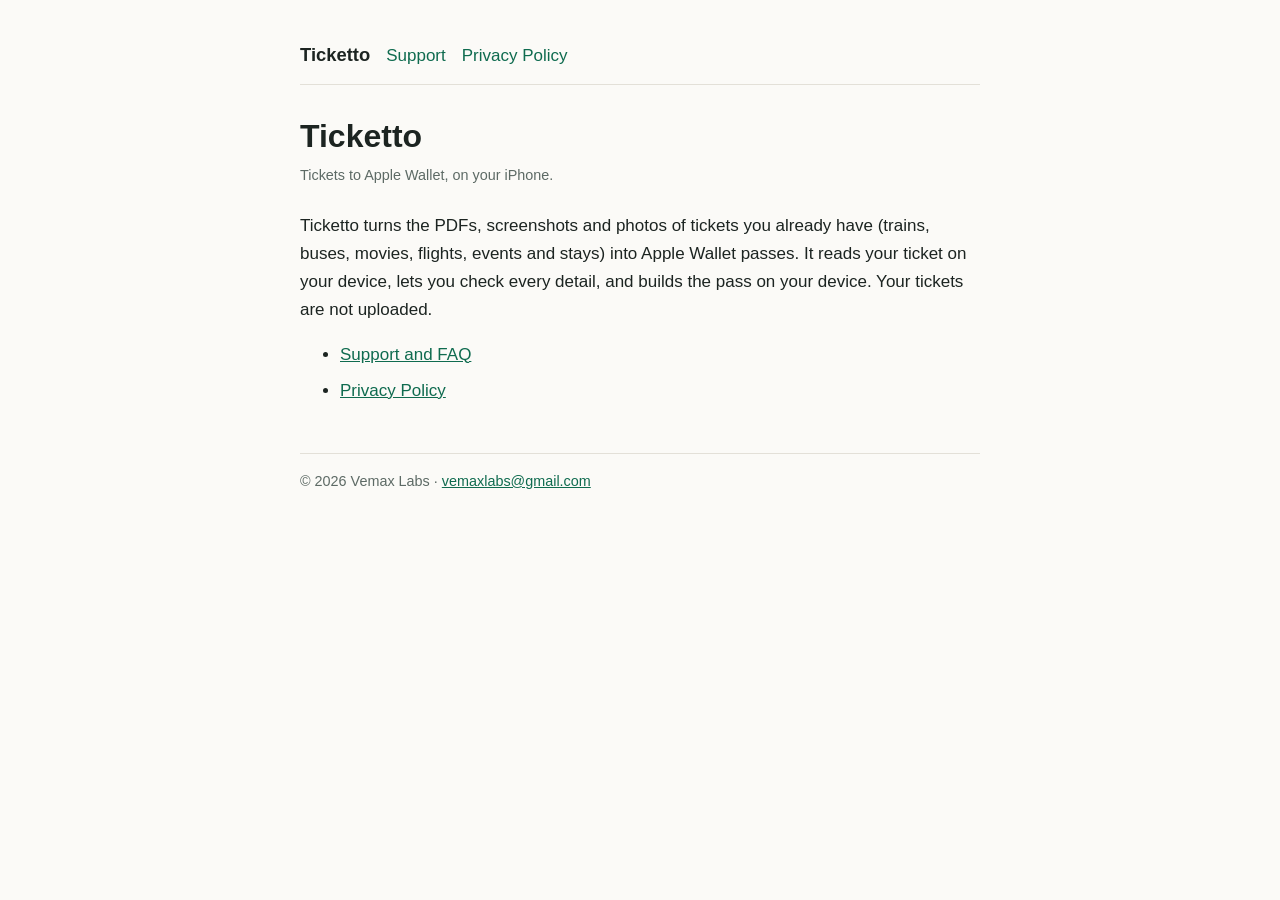
<file: index.html>
<!doctype html><html lang="en"><head><meta charset="utf-8"><meta name="viewport" content="width=device-width,initial-scale=1"><link rel="stylesheet" href="style.css"><title>Ticketto</title><meta name="description" content="Ticketto turns the tickets you already have into Apple Wallet passes, on your iPhone."></head><body><main><header class="site"><a class="brand" href="index.html">Ticketto</a><nav><a href="support.html">Support</a><a href="privacy.html">Privacy Policy</a></nav></header>
<h1>Ticketto</h1>
<p class="meta">Tickets to Apple Wallet, on your iPhone.</p>
<p>Ticketto turns the PDFs, screenshots and photos of tickets you already have (trains, buses, movies, flights, events and stays) into Apple Wallet passes. It reads your ticket on your device, lets you check every detail, and builds the pass on your device. Your tickets are not uploaded.</p>
<ul><li><a href="support.html">Support and FAQ</a></li><li><a href="privacy.html">Privacy Policy</a></li></ul>
<footer>© 2026 Vemax Labs · <a href="mailto:vemaxlabs@gmail.com">vemaxlabs@gmail.com</a></footer></main></body></html>
</file>
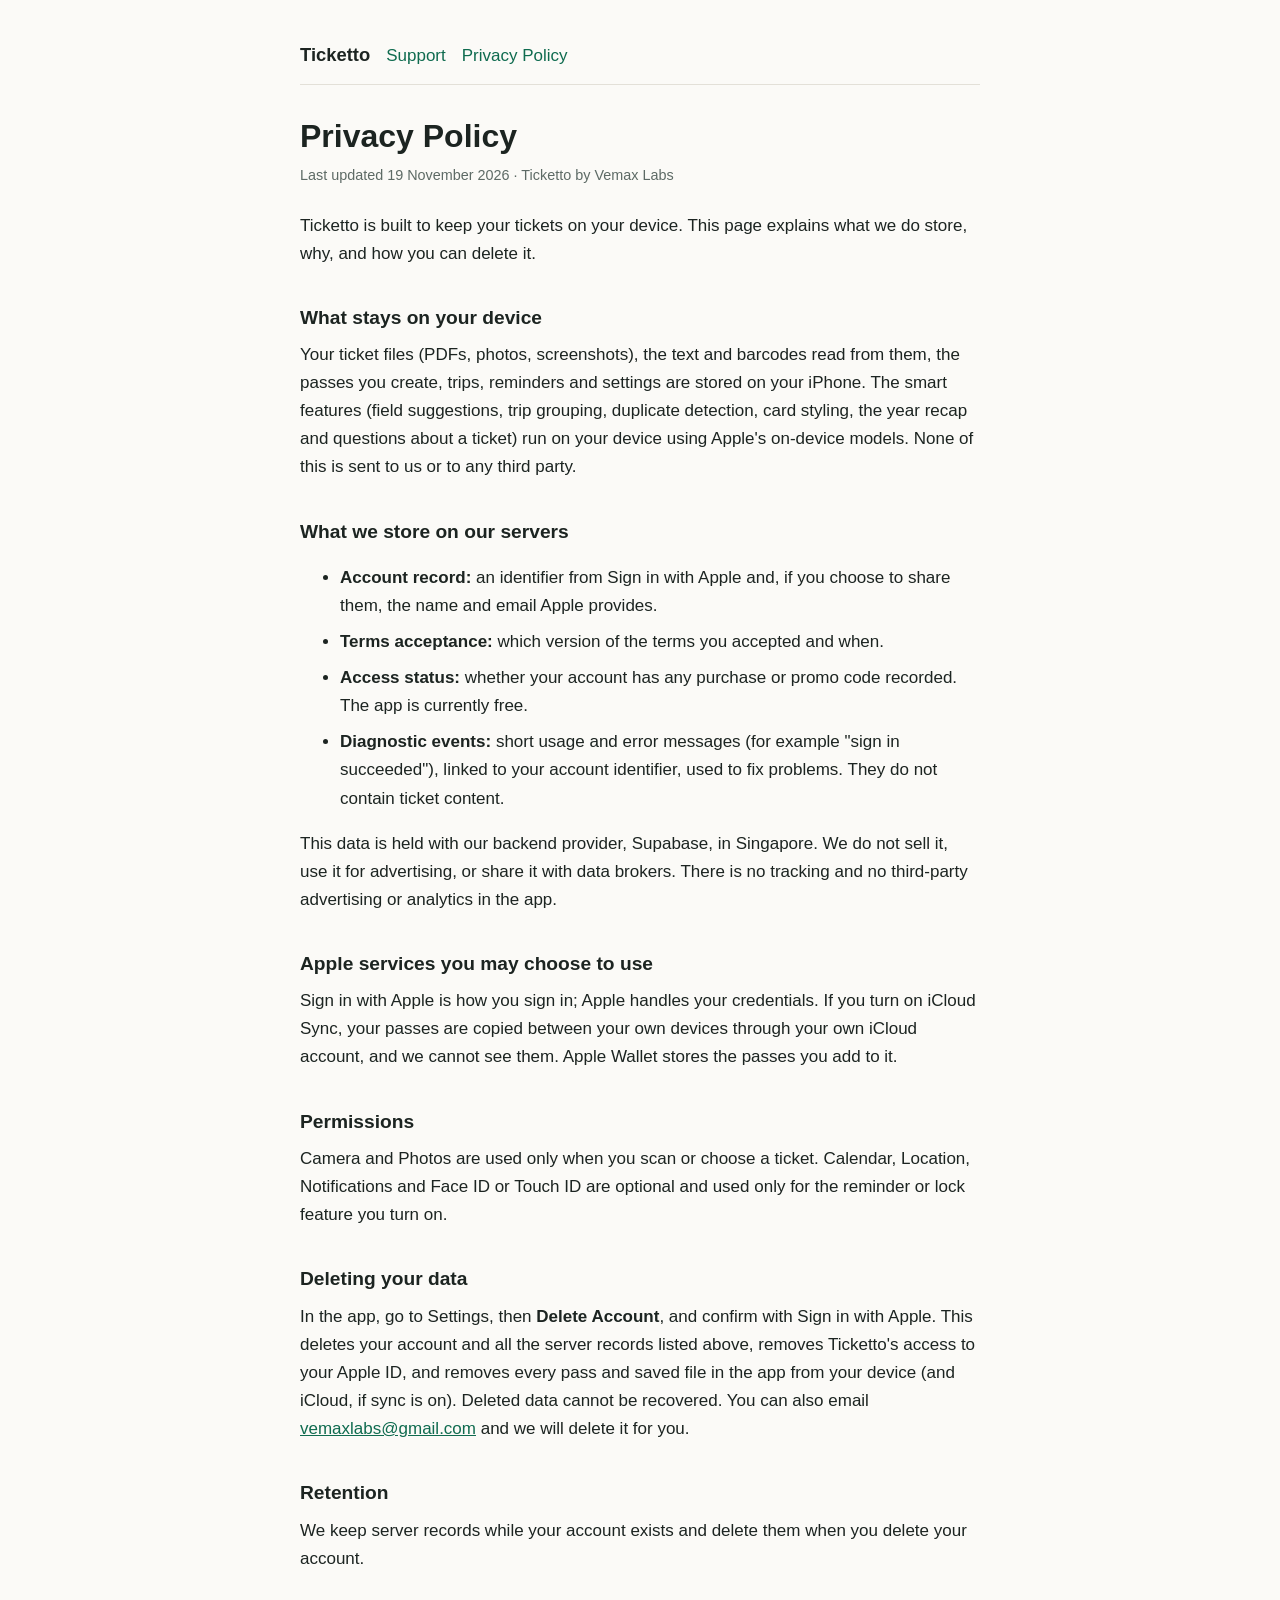
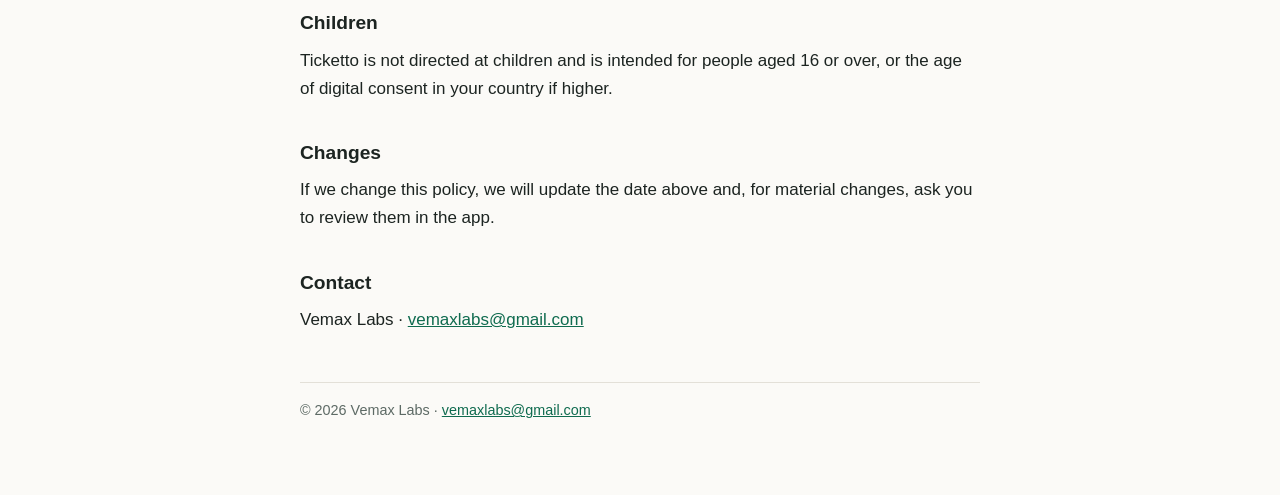
<file: privacy.html>
<!doctype html><html lang="en"><head><meta charset="utf-8"><meta name="viewport" content="width=device-width,initial-scale=1"><link rel="stylesheet" href="style.css"><title>Ticketto Privacy Policy</title></head><body><main><header class="site"><a class="brand" href="index.html">Ticketto</a><nav><a href="support.html">Support</a><a href="privacy.html">Privacy Policy</a></nav></header>
<h1>Privacy Policy</h1>
<p class="meta">Last updated 19 November 2026 · Ticketto by Vemax Labs</p>

<p>Ticketto is built to keep your tickets on your device. This page explains what we do store, why, and how you can delete it.</p>

<h2>What stays on your device</h2>
<p>Your ticket files (PDFs, photos, screenshots), the text and barcodes read from them, the passes you create, trips, reminders and settings are stored on your iPhone. The smart features (field suggestions, trip grouping, duplicate detection, card styling, the year recap and questions about a ticket) run on your device using Apple's on-device models. None of this is sent to us or to any third party.</p>

<h2>What we store on our servers</h2>
<ul>
<li><strong>Account record:</strong> an identifier from Sign in with Apple and, if you choose to share them, the name and email Apple provides.</li>
<li><strong>Terms acceptance:</strong> which version of the terms you accepted and when.</li>
<li><strong>Access status:</strong> whether your account has any purchase or promo code recorded. The app is currently free.</li>
<li><strong>Diagnostic events:</strong> short usage and error messages (for example "sign in succeeded"), linked to your account identifier, used to fix problems. They do not contain ticket content.</li>
</ul>
<p>This data is held with our backend provider, Supabase, in Singapore. We do not sell it, use it for advertising, or share it with data brokers. There is no tracking and no third-party advertising or analytics in the app.</p>

<h2>Apple services you may choose to use</h2>
<p>Sign in with Apple is how you sign in; Apple handles your credentials. If you turn on iCloud Sync, your passes are copied between your own devices through your own iCloud account, and we cannot see them. Apple Wallet stores the passes you add to it.</p>

<h2>Permissions</h2>
<p>Camera and Photos are used only when you scan or choose a ticket. Calendar, Location, Notifications and Face ID or Touch ID are optional and used only for the reminder or lock feature you turn on.</p>

<h2>Deleting your data</h2>
<p>In the app, go to Settings, then <strong>Delete Account</strong>, and confirm with Sign in with Apple. This deletes your account and all the server records listed above, removes Ticketto's access to your Apple ID, and removes every pass and saved file in the app from your device (and iCloud, if sync is on). Deleted data cannot be recovered. You can also email <a href="mailto:vemaxlabs@gmail.com">vemaxlabs@gmail.com</a> and we will delete it for you.</p>

<h2>Retention</h2>
<p>We keep server records while your account exists and delete them when you delete your account.</p>

<h2>Children</h2>
<p>Ticketto is not directed at children and is intended for people aged 16 or over, or the age of digital consent in your country if higher.</p>

<h2>Changes</h2>
<p>If we change this policy, we will update the date above and, for material changes, ask you to review them in the app.</p>

<h2>Contact</h2>
<p>Vemax Labs · <a href="mailto:vemaxlabs@gmail.com">vemaxlabs@gmail.com</a></p>
<footer>© 2026 Vemax Labs · <a href="mailto:vemaxlabs@gmail.com">vemaxlabs@gmail.com</a></footer></main></body></html>
</file>
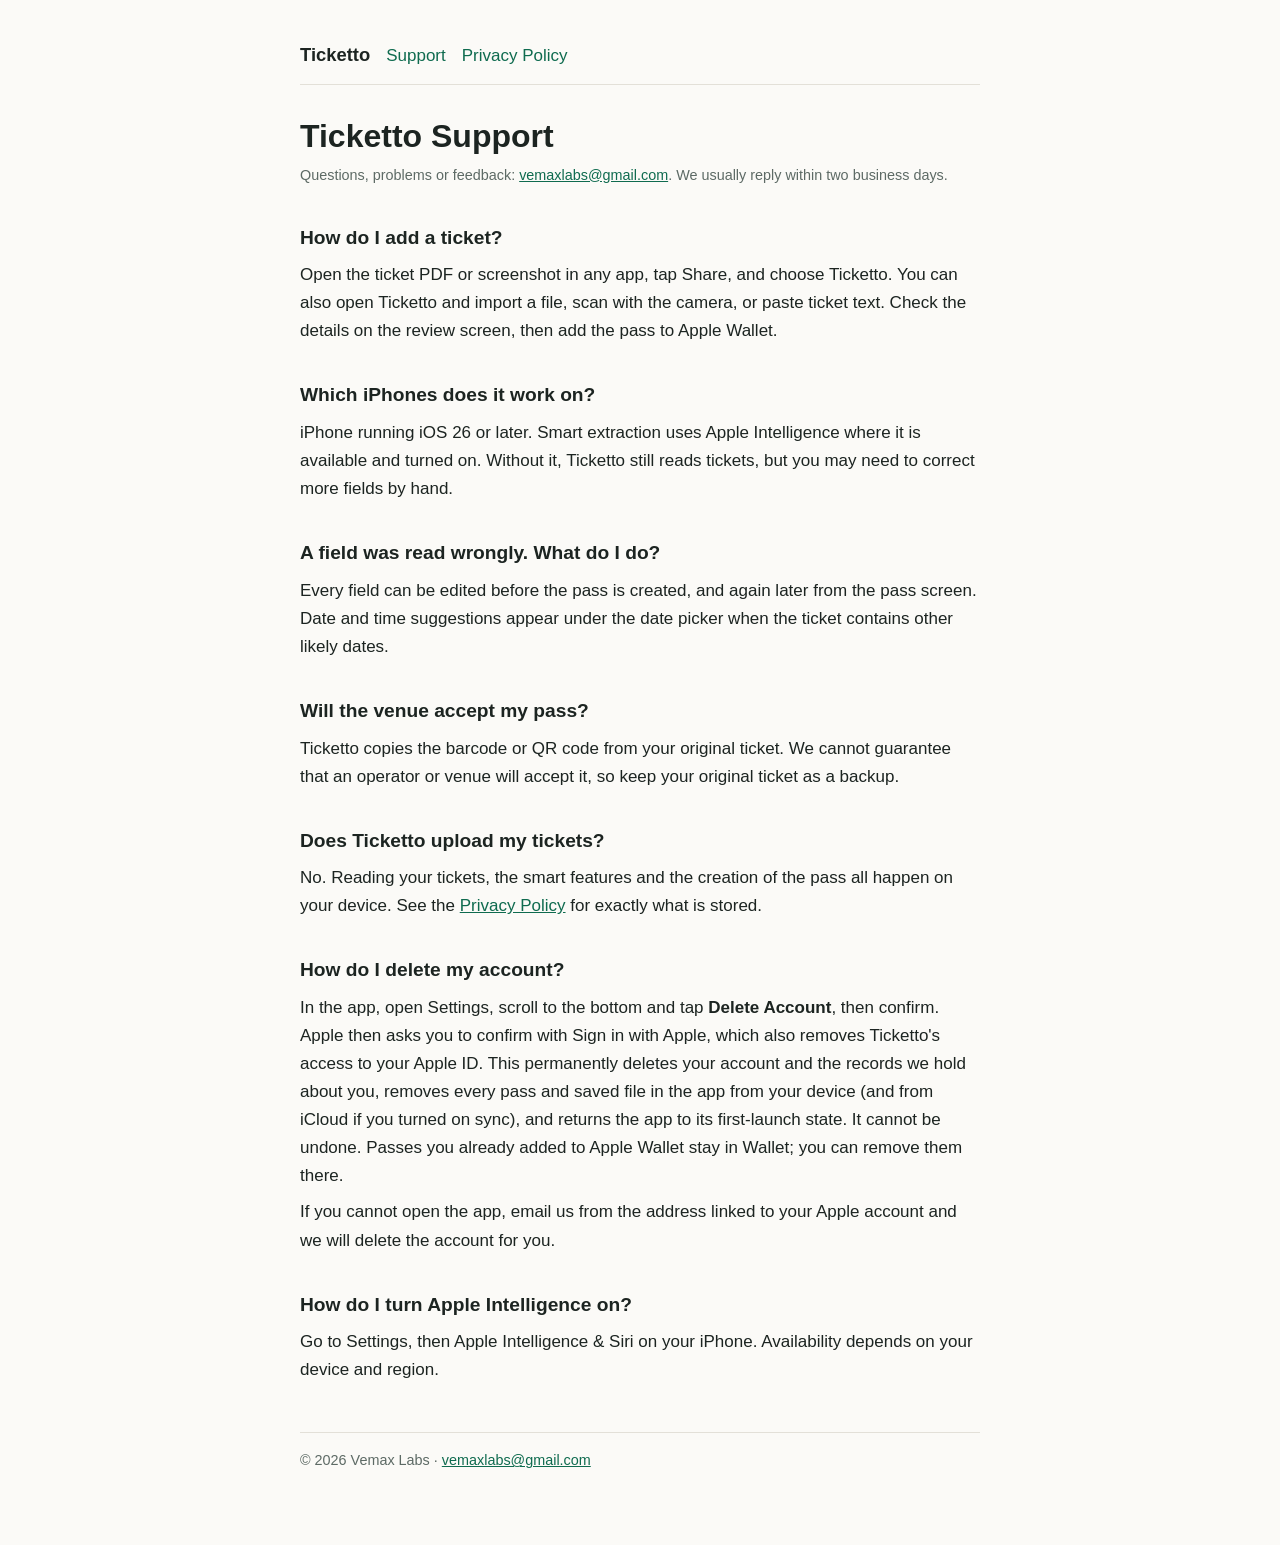
<file: support.html>
<!doctype html><html lang="en"><head><meta charset="utf-8"><meta name="viewport" content="width=device-width,initial-scale=1"><link rel="stylesheet" href="style.css"><title>Ticketto Support</title></head><body><main><header class="site"><a class="brand" href="index.html">Ticketto</a><nav><a href="support.html">Support</a><a href="privacy.html">Privacy Policy</a></nav></header>
<h1>Ticketto Support</h1>
<p class="meta">Questions, problems or feedback: <a href="mailto:vemaxlabs@gmail.com">vemaxlabs@gmail.com</a>. We usually reply within two business days.</p>

<h2>How do I add a ticket?</h2>
<p>Open the ticket PDF or screenshot in any app, tap Share, and choose Ticketto. You can also open Ticketto and import a file, scan with the camera, or paste ticket text. Check the details on the review screen, then add the pass to Apple Wallet.</p>

<h2>Which iPhones does it work on?</h2>
<p>iPhone running iOS 26 or later. Smart extraction uses Apple Intelligence where it is available and turned on. Without it, Ticketto still reads tickets, but you may need to correct more fields by hand.</p>

<h2>A field was read wrongly. What do I do?</h2>
<p>Every field can be edited before the pass is created, and again later from the pass screen. Date and time suggestions appear under the date picker when the ticket contains other likely dates.</p>

<h2>Will the venue accept my pass?</h2>
<p>Ticketto copies the barcode or QR code from your original ticket. We cannot guarantee that an operator or venue will accept it, so keep your original ticket as a backup.</p>

<h2>Does Ticketto upload my tickets?</h2>
<p>No. Reading your tickets, the smart features and the creation of the pass all happen on your device. See the <a href="privacy.html">Privacy Policy</a> for exactly what is stored.</p>

<h2>How do I delete my account?</h2>
<p>In the app, open Settings, scroll to the bottom and tap <strong>Delete Account</strong>, then confirm. Apple then asks you to confirm with Sign in with Apple, which also removes Ticketto's access to your Apple ID. This permanently deletes your account and the records we hold about you, removes every pass and saved file in the app from your device (and from iCloud if you turned on sync), and returns the app to its first-launch state. It cannot be undone. Passes you already added to Apple Wallet stay in Wallet; you can remove them there.</p>
<p>If you cannot open the app, email us from the address linked to your Apple account and we will delete the account for you.</p>

<h2>How do I turn Apple Intelligence on?</h2>
<p>Go to Settings, then Apple Intelligence &amp; Siri on your iPhone. Availability depends on your device and region.</p>
<footer>© 2026 Vemax Labs · <a href="mailto:vemaxlabs@gmail.com">vemaxlabs@gmail.com</a></footer></main></body></html>
</file>
<file: style.css>
:root{--bg:#fbfaf7;--fg:#1c2421;--muted:#5d6a65;--accent:#0f6b4f;--rule:#e3e0d8}
@media (prefers-color-scheme:dark){:root{--bg:#121816;--fg:#e8ece9;--muted:#9aa8a2;--accent:#5fd1a4;--rule:#26302c}}
*{box-sizing:border-box}
body{margin:0;background:var(--bg);color:var(--fg);font:17px/1.65 -apple-system,BlinkMacSystemFont,"Segoe UI",Roboto,sans-serif}
main{max-width:720px;margin:0 auto;padding:40px 20px 72px}
header.site{display:flex;gap:16px;align-items:baseline;flex-wrap:wrap;border-bottom:1px solid var(--rule);padding-bottom:14px;margin-bottom:32px}
header.site a.brand{font-weight:700;font-size:1.15rem;color:var(--fg);text-decoration:none}
header.site nav a{margin-right:16px;color:var(--accent);text-decoration:none}
h1{font-size:2rem;line-height:1.2;margin:0 0 6px}
h2{font-size:1.2rem;margin:34px 0 6px}
p,li{margin:8px 0}
.meta{color:var(--muted);font-size:.9rem;margin-bottom:24px}
a{color:var(--accent)}
footer{margin-top:48px;padding-top:16px;border-top:1px solid var(--rule);color:var(--muted);font-size:.9rem}
</file>
